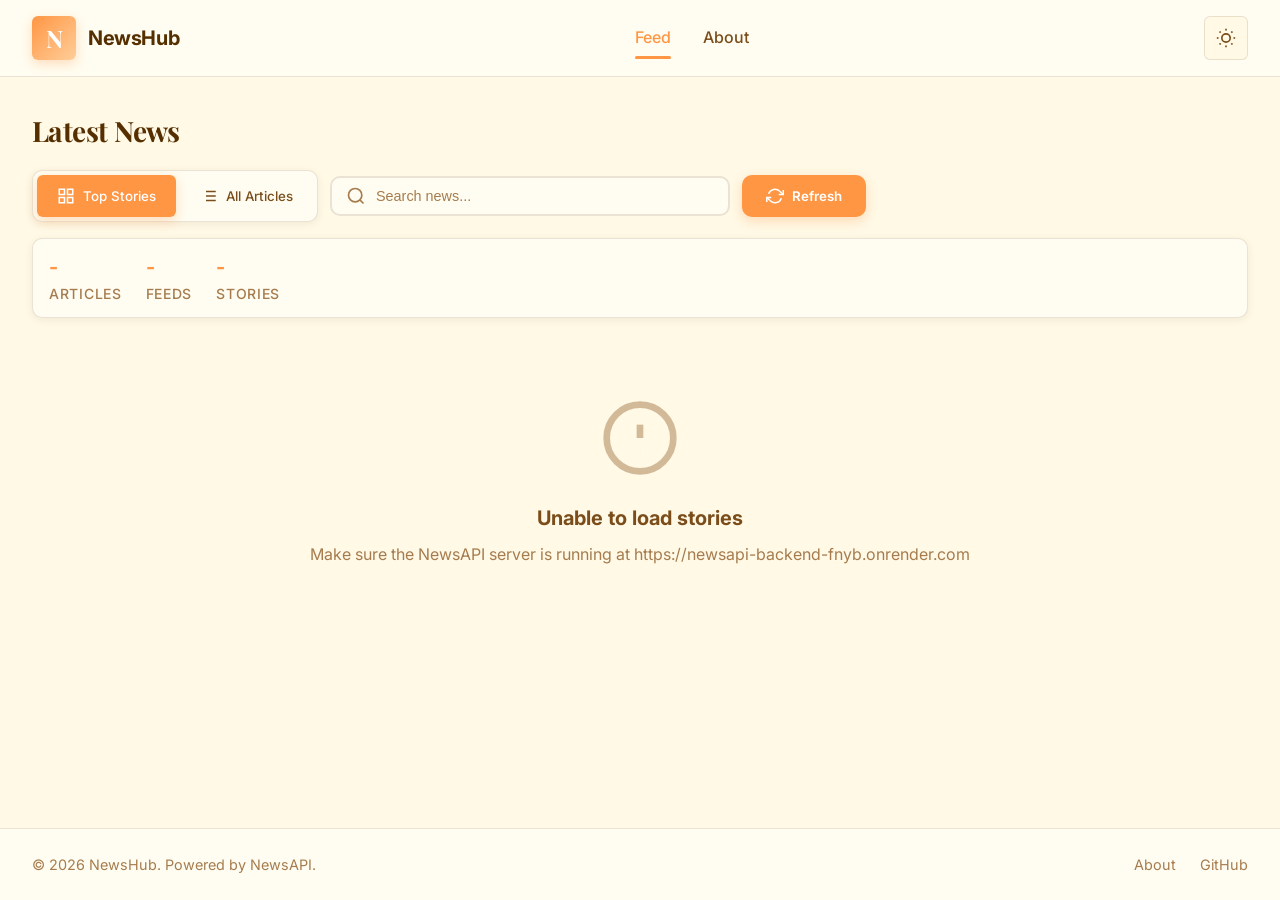
<file: index.html>
<!DOCTYPE html>
<html lang="en">
<head>
    <meta charset="UTF-8">
    <meta name="viewport" content="width=device-width, initial-scale=1.0">
    <title>NewsHub - Your Daily News Feed</title>
    <link rel="stylesheet" href="css/style.css">
    <link rel="preconnect" href="https://fonts.googleapis.com">
    <link rel="preconnect" href="https://fonts.gstatic.com" crossorigin>
    <link href="https://fonts.googleapis.com/css2?family=Inter:wght@400;500;600;700&family=Playfair+Display:wght@700&display=swap" rel="stylesheet">
</head>
<body>
    <nav class="navbar">
        <div class="nav-container">
            <a href="index.html" class="logo">
                <span class="logo-icon">N</span>
                <span class="logo-text">NewsHub</span>
            </a>
            <div class="nav-links">
                <a href="index.html" class="nav-link active">Feed</a>
                <a href="about.html" class="nav-link">About</a>
            </div>
            <button class="theme-toggle" id="themeToggle" aria-label="Toggle theme">
                <svg class="sun-icon" xmlns="http://www.w3.org/2000/svg" width="20" height="20" viewBox="0 0 24 24" fill="none" stroke="currentColor" stroke-width="2">
                    <circle cx="12" cy="12" r="5"></circle>
                    <line x1="12" y1="1" x2="12" y2="3"></line>
                    <line x1="12" y1="21" x2="12" y2="23"></line>
                    <line x1="4.22" y1="4.22" x2="5.64" y2="5.64"></line>
                    <line x1="18.36" y1="18.36" x2="19.78" y2="19.78"></line>
                    <line x1="1" y1="12" x2="3" y2="12"></line>
                    <line x1="21" y1="12" x2="23" y2="12"></line>
                    <line x1="4.22" y1="19.78" x2="5.64" y2="18.36"></line>
                    <line x1="18.36" y1="5.64" x2="19.78" y2="4.22"></line>
                </svg>
                <svg class="moon-icon" xmlns="http://www.w3.org/2000/svg" width="20" height="20" viewBox="0 0 24 24" fill="none" stroke="currentColor" stroke-width="2">
                    <path d="M21 12.79A9 9 0 1 1 11.21 3 7 7 0 0 0 21 12.79z"></path>
                </svg>
            </button>
        </div>
    </nav>

    <main class="main-content">
        <header class="page-header">
            <h1>Latest News</h1>
            <p class="subtitle">Stay informed with the latest headlines from around the world</p>
        </header>

        <div class="controls">
            <div class="view-toggle">
                <button class="view-btn active" data-view="topics">
                    <svg xmlns="http://www.w3.org/2000/svg" width="18" height="18" viewBox="0 0 24 24" fill="none" stroke="currentColor" stroke-width="2">
                        <rect x="3" y="3" width="7" height="7"></rect>
                        <rect x="14" y="3" width="7" height="7"></rect>
                        <rect x="3" y="14" width="7" height="7"></rect>
                        <rect x="14" y="14" width="7" height="7"></rect>
                    </svg>
                    Top Stories
                </button>
                <button class="view-btn" data-view="articles">
                    <svg xmlns="http://www.w3.org/2000/svg" width="18" height="18" viewBox="0 0 24 24" fill="none" stroke="currentColor" stroke-width="2">
                        <line x1="8" y1="6" x2="21" y2="6"></line>
                        <line x1="8" y1="12" x2="21" y2="12"></line>
                        <line x1="8" y1="18" x2="21" y2="18"></line>
                        <line x1="3" y1="6" x2="3.01" y2="6"></line>
                        <line x1="3" y1="12" x2="3.01" y2="12"></line>
                        <line x1="3" y1="18" x2="3.01" y2="18"></line>
                    </svg>
                    All Articles
                </button>
            </div>
            <div class="search-box">
                <svg xmlns="http://www.w3.org/2000/svg" width="20" height="20" viewBox="0 0 24 24" fill="none" stroke="currentColor" stroke-width="2">
                    <circle cx="11" cy="11" r="8"></circle>
                    <line x1="21" y1="21" x2="16.65" y2="16.65"></line>
                </svg>
                <input type="text" id="searchInput" placeholder="Search news...">
            </div>
            <button class="refresh-btn" id="refreshBtn">
                <svg xmlns="http://www.w3.org/2000/svg" width="18" height="18" viewBox="0 0 24 24" fill="none" stroke="currentColor" stroke-width="2">
                    <polyline points="23 4 23 10 17 10"></polyline>
                    <polyline points="1 20 1 14 7 14"></polyline>
                    <path d="M3.51 9a9 9 0 0 1 14.85-3.36L23 10M1 14l4.64 4.36A9 9 0 0 0 20.49 15"></path>
                </svg>
                Refresh
            </button>
        </div>

        <div class="stats-bar" id="statsBar">
            <div class="stat">
                <span class="stat-value" id="totalArticles">-</span>
                <span class="stat-label">Articles</span>
            </div>
            <div class="stat">
                <span class="stat-value" id="totalFeeds">-</span>
                <span class="stat-label">Feeds</span>
            </div>
            <div class="stat">
                <span class="stat-value" id="totalTopics">-</span>
                <span class="stat-label">Stories</span>
            </div>
        </div>

        <!-- Topics View (Default) -->
        <div class="topics-container" id="topicsContainer">
            <div class="topics-grid" id="topicsGrid">
                <div class="loading-spinner">
                    <div class="spinner"></div>
                    <p>Analyzing news stories...</p>
                </div>
            </div>
        </div>

        <!-- Articles View -->
        <div class="articles-container" id="articlesContainer" style="display: none;">
            <div class="filter-buttons">
                <button class="filter-btn active" data-category="all">All</button>
                <button class="filter-btn" data-category="news">News</button>
                <button class="filter-btn" data-category="tech">Tech</button>
                <button class="filter-btn" data-category="sports">Sports</button>
            </div>
            <div class="news-grid" id="newsGrid">
                <div class="loading-spinner">
                    <div class="spinner"></div>
                    <p>Loading articles...</p>
                </div>
            </div>
            <div class="load-more-container">
                <button class="load-more-btn" id="loadMoreBtn" style="display: none;">
                    Load More Articles
                </button>
            </div>
        </div>
    </main>

    <footer class="footer">
        <div class="footer-content">
            <p>&copy; 2026 NewsHub. Powered by NewsAPI.</p>
            <div class="footer-links">
                <a href="about.html">About</a>
                <a href="https://github.com" target="_blank">GitHub</a>
            </div>
        </div>
    </footer>

    <script src="js/config.js"></script>
    <script src="js/app.js"></script>
</body>
</html>
</file>
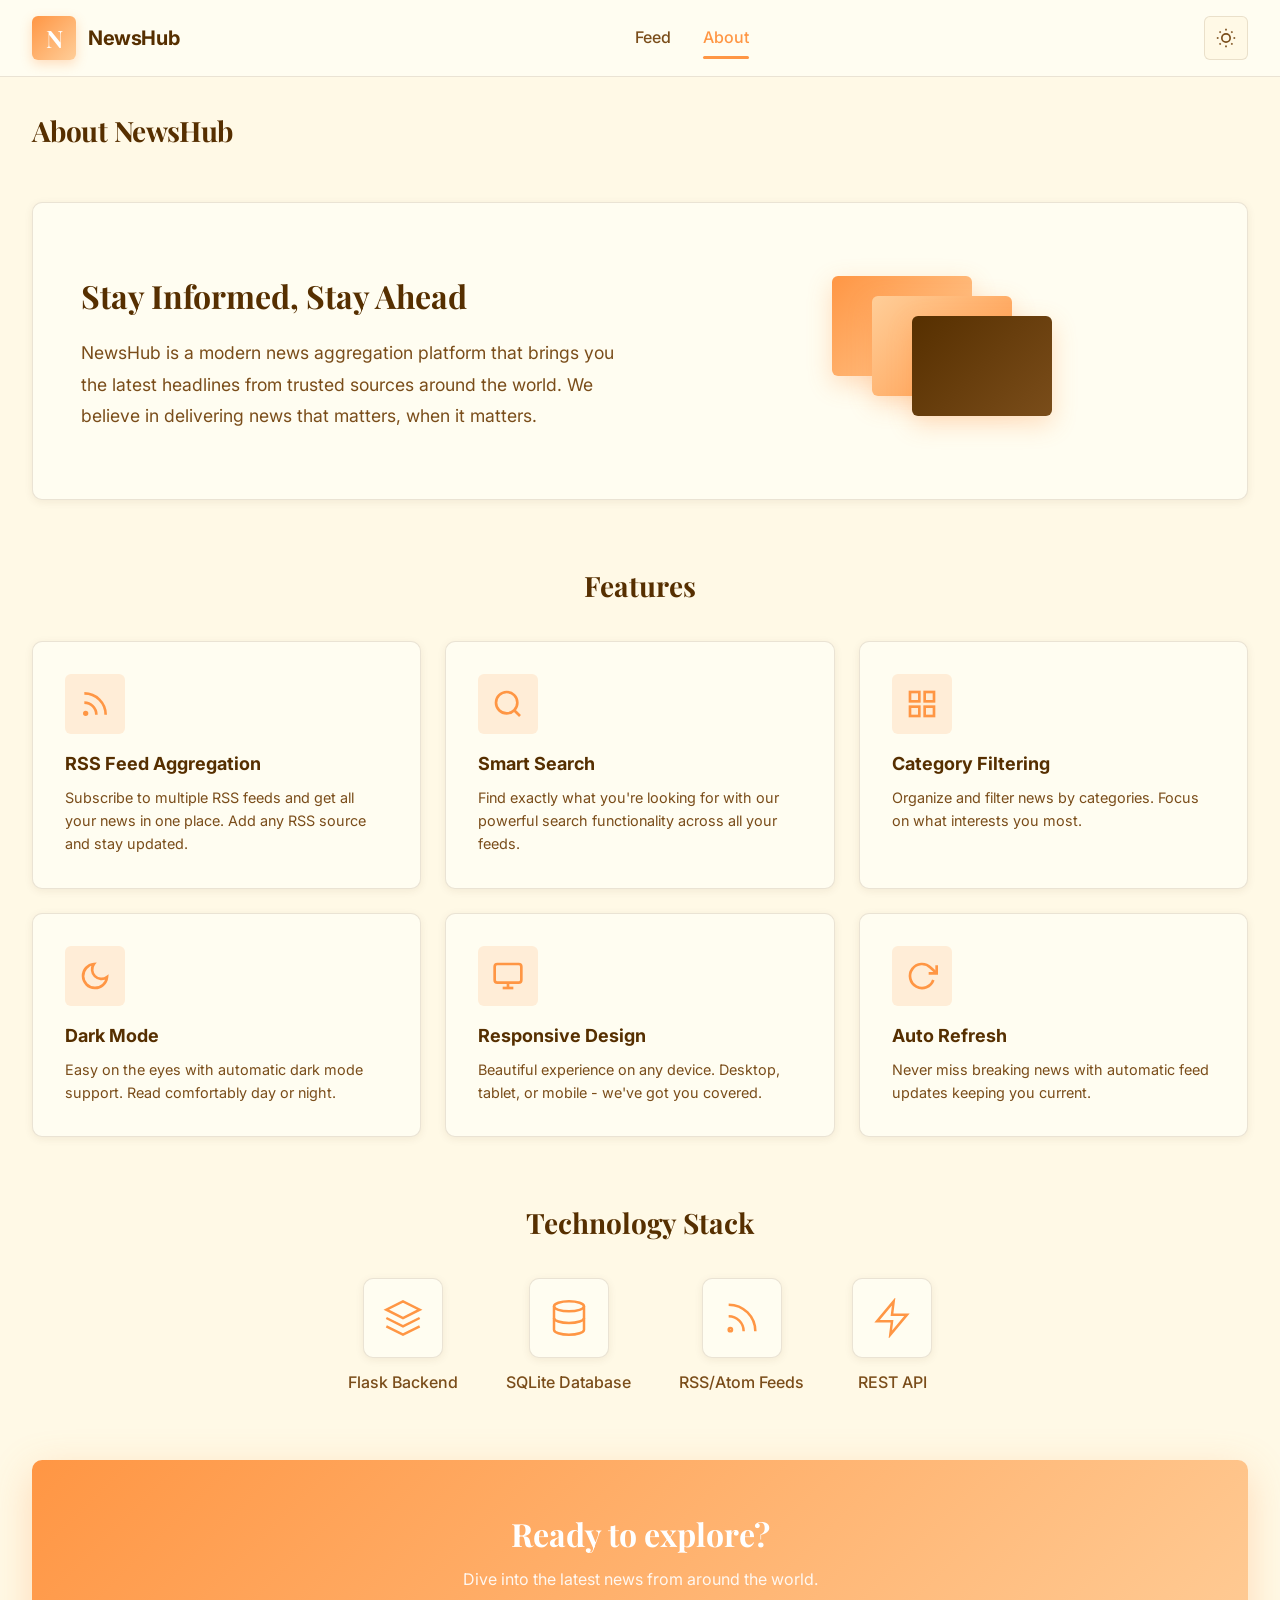
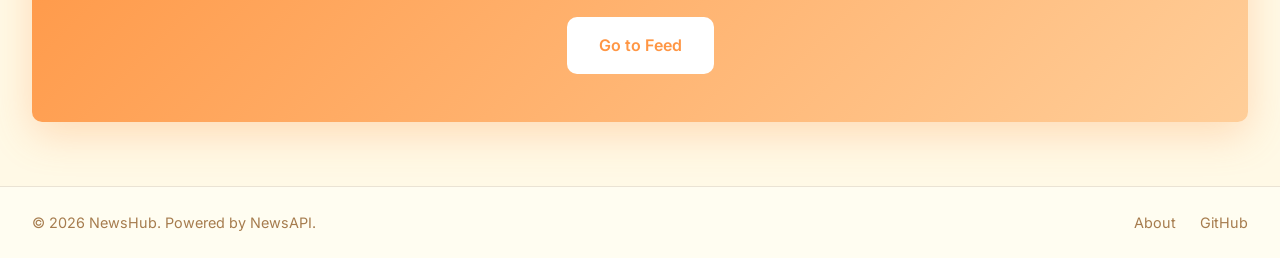
<file: about.html>
<!DOCTYPE html>
<html lang="en">
<head>
    <meta charset="UTF-8">
    <meta name="viewport" content="width=device-width, initial-scale=1.0">
    <title>About - NewsHub</title>
    <link rel="stylesheet" href="css/style.css">
    <link rel="preconnect" href="https://fonts.googleapis.com">
    <link rel="preconnect" href="https://fonts.gstatic.com" crossorigin>
    <link href="https://fonts.googleapis.com/css2?family=Inter:wght@400;500;600;700&family=Playfair+Display:wght@700&display=swap" rel="stylesheet">
</head>
<body>
    <nav class="navbar">
        <div class="nav-container">
            <a href="index.html" class="logo">
                <span class="logo-icon">N</span>
                <span class="logo-text">NewsHub</span>
            </a>
            <div class="nav-links">
                <a href="index.html" class="nav-link">Feed</a>
                <a href="about.html" class="nav-link active">About</a>
            </div>
            <button class="theme-toggle" id="themeToggle" aria-label="Toggle theme">
                <svg class="sun-icon" xmlns="http://www.w3.org/2000/svg" width="20" height="20" viewBox="0 0 24 24" fill="none" stroke="currentColor" stroke-width="2">
                    <circle cx="12" cy="12" r="5"></circle>
                    <line x1="12" y1="1" x2="12" y2="3"></line>
                    <line x1="12" y1="21" x2="12" y2="23"></line>
                    <line x1="4.22" y1="4.22" x2="5.64" y2="5.64"></line>
                    <line x1="18.36" y1="18.36" x2="19.78" y2="19.78"></line>
                    <line x1="1" y1="12" x2="3" y2="12"></line>
                    <line x1="21" y1="12" x2="23" y2="12"></line>
                    <line x1="4.22" y1="19.78" x2="5.64" y2="18.36"></line>
                    <line x1="18.36" y1="5.64" x2="19.78" y2="4.22"></line>
                </svg>
                <svg class="moon-icon" xmlns="http://www.w3.org/2000/svg" width="20" height="20" viewBox="0 0 24 24" fill="none" stroke="currentColor" stroke-width="2">
                    <path d="M21 12.79A9 9 0 1 1 11.21 3 7 7 0 0 0 21 12.79z"></path>
                </svg>
            </button>
        </div>
    </nav>

    <main class="main-content about-page">
        <header class="page-header">
            <h1>About NewsHub</h1>
            <p class="subtitle">Your modern news aggregation platform</p>
        </header>

        <section class="about-section">
            <div class="about-card hero-card">
                <div class="hero-content">
                    <h2>Stay Informed, Stay Ahead</h2>
                    <p>NewsHub is a modern news aggregation platform that brings you the latest headlines from trusted sources around the world. We believe in delivering news that matters, when it matters.</p>
                </div>
                <div class="hero-visual">
                    <div class="floating-cards">
                        <div class="float-card card-1"></div>
                        <div class="float-card card-2"></div>
                        <div class="float-card card-3"></div>
                    </div>
                </div>
            </div>
        </section>

        <section class="features-section">
            <h2 class="section-title">Features</h2>
            <div class="features-grid">
                <div class="feature-card">
                    <div class="feature-icon">
                        <svg xmlns="http://www.w3.org/2000/svg" width="32" height="32" viewBox="0 0 24 24" fill="none" stroke="currentColor" stroke-width="2">
                            <path d="M4 11a9 9 0 0 1 9 9"></path>
                            <path d="M4 4a16 16 0 0 1 16 16"></path>
                            <circle cx="5" cy="19" r="1"></circle>
                        </svg>
                    </div>
                    <h3>RSS Feed Aggregation</h3>
                    <p>Subscribe to multiple RSS feeds and get all your news in one place. Add any RSS source and stay updated.</p>
                </div>
                <div class="feature-card">
                    <div class="feature-icon">
                        <svg xmlns="http://www.w3.org/2000/svg" width="32" height="32" viewBox="0 0 24 24" fill="none" stroke="currentColor" stroke-width="2">
                            <circle cx="11" cy="11" r="8"></circle>
                            <line x1="21" y1="21" x2="16.65" y2="16.65"></line>
                        </svg>
                    </div>
                    <h3>Smart Search</h3>
                    <p>Find exactly what you're looking for with our powerful search functionality across all your feeds.</p>
                </div>
                <div class="feature-card">
                    <div class="feature-icon">
                        <svg xmlns="http://www.w3.org/2000/svg" width="32" height="32" viewBox="0 0 24 24" fill="none" stroke="currentColor" stroke-width="2">
                            <rect x="3" y="3" width="7" height="7"></rect>
                            <rect x="14" y="3" width="7" height="7"></rect>
                            <rect x="14" y="14" width="7" height="7"></rect>
                            <rect x="3" y="14" width="7" height="7"></rect>
                        </svg>
                    </div>
                    <h3>Category Filtering</h3>
                    <p>Organize and filter news by categories. Focus on what interests you most.</p>
                </div>
                <div class="feature-card">
                    <div class="feature-icon">
                        <svg xmlns="http://www.w3.org/2000/svg" width="32" height="32" viewBox="0 0 24 24" fill="none" stroke="currentColor" stroke-width="2">
                            <path d="M21 12.79A9 9 0 1 1 11.21 3 7 7 0 0 0 21 12.79z"></path>
                        </svg>
                    </div>
                    <h3>Dark Mode</h3>
                    <p>Easy on the eyes with automatic dark mode support. Read comfortably day or night.</p>
                </div>
                <div class="feature-card">
                    <div class="feature-icon">
                        <svg xmlns="http://www.w3.org/2000/svg" width="32" height="32" viewBox="0 0 24 24" fill="none" stroke="currentColor" stroke-width="2">
                            <rect x="2" y="3" width="20" height="14" rx="2" ry="2"></rect>
                            <line x1="8" y1="21" x2="16" y2="21"></line>
                            <line x1="12" y1="17" x2="12" y2="21"></line>
                        </svg>
                    </div>
                    <h3>Responsive Design</h3>
                    <p>Beautiful experience on any device. Desktop, tablet, or mobile - we've got you covered.</p>
                </div>
                <div class="feature-card">
                    <div class="feature-icon">
                        <svg xmlns="http://www.w3.org/2000/svg" width="32" height="32" viewBox="0 0 24 24" fill="none" stroke="currentColor" stroke-width="2">
                            <polyline points="23 4 23 10 17 10"></polyline>
                            <path d="M20.49 15a9 9 0 1 1-2.12-9.36L23 10"></path>
                        </svg>
                    </div>
                    <h3>Auto Refresh</h3>
                    <p>Never miss breaking news with automatic feed updates keeping you current.</p>
                </div>
            </div>
        </section>

        <section class="tech-section">
            <h2 class="section-title">Technology Stack</h2>
            <div class="tech-grid">
                <div class="tech-item">
                    <div class="tech-logo">
                        <svg xmlns="http://www.w3.org/2000/svg" width="40" height="40" viewBox="0 0 24 24" fill="none" stroke="currentColor" stroke-width="1.5">
                            <path d="M12 2L2 7l10 5 10-5-10-5z"></path>
                            <path d="M2 17l10 5 10-5"></path>
                            <path d="M2 12l10 5 10-5"></path>
                        </svg>
                    </div>
                    <span>Flask Backend</span>
                </div>
                <div class="tech-item">
                    <div class="tech-logo">
                        <svg xmlns="http://www.w3.org/2000/svg" width="40" height="40" viewBox="0 0 24 24" fill="none" stroke="currentColor" stroke-width="1.5">
                            <ellipse cx="12" cy="5" rx="9" ry="3"></ellipse>
                            <path d="M21 12c0 1.66-4 3-9 3s-9-1.34-9-3"></path>
                            <path d="M3 5v14c0 1.66 4 3 9 3s9-1.34 9-3V5"></path>
                        </svg>
                    </div>
                    <span>SQLite Database</span>
                </div>
                <div class="tech-item">
                    <div class="tech-logo">
                        <svg xmlns="http://www.w3.org/2000/svg" width="40" height="40" viewBox="0 0 24 24" fill="none" stroke="currentColor" stroke-width="1.5">
                            <path d="M4 11a9 9 0 0 1 9 9"></path>
                            <path d="M4 4a16 16 0 0 1 16 16"></path>
                            <circle cx="5" cy="19" r="1"></circle>
                        </svg>
                    </div>
                    <span>RSS/Atom Feeds</span>
                </div>
                <div class="tech-item">
                    <div class="tech-logo">
                        <svg xmlns="http://www.w3.org/2000/svg" width="40" height="40" viewBox="0 0 24 24" fill="none" stroke="currentColor" stroke-width="1.5">
                            <polygon points="13 2 3 14 12 14 11 22 21 10 12 10 13 2"></polygon>
                        </svg>
                    </div>
                    <span>REST API</span>
                </div>
            </div>
        </section>

        <section class="cta-section">
            <div class="cta-card">
                <h2>Ready to explore?</h2>
                <p>Dive into the latest news from around the world.</p>
                <a href="index.html" class="cta-btn">Go to Feed</a>
            </div>
        </section>
    </main>

    <footer class="footer">
        <div class="footer-content">
            <p>&copy; 2026 NewsHub. Powered by NewsAPI.</p>
            <div class="footer-links">
                <a href="about.html">About</a>
                <a href="https://github.com" target="_blank">GitHub</a>
            </div>
        </div>
    </footer>

    <script src="js/config.js"></script>
    <script src="js/theme.js"></script>
</body>
</html>
</file>
<file: css/style.css>
/* CSS Variables - Warm Color Palette */
:root {
    --bg-primary: #FFFDF1;
    --bg-secondary: #FFF9E6;
    --bg-tertiary: #FFCE99;
    --text-primary: #562F00;
    --text-secondary: #7A4D1A;
    --text-muted: #A67C4E;
    --accent: #FF9644;
    --accent-hover: #E8802E;
    --accent-light: rgba(255, 150, 68, 0.15);
    --border: rgba(86, 47, 0, 0.12);
    --shadow: 0 2px 8px rgba(86, 47, 0, 0.08);
    --shadow-lg: 0 12px 40px rgba(86, 47, 0, 0.12);
    --radius: 10px;
    --radius-sm: 6px;
    --transition: 0.25s cubic-bezier(0.4, 0, 0.2, 1);
    --gradient: linear-gradient(135deg, #FF9644, #FFCE99);
}

[data-theme="dark"] {
    --bg-primary: #1A1208;
    --bg-secondary: #2A1E10;
    --bg-tertiary: #3D2914;
    --text-primary: #FFFDF1;
    --text-secondary: #FFCE99;
    --text-muted: #A67C4E;
    --accent: #FF9644;
    --accent-hover: #FFB066;
    --accent-light: rgba(255, 150, 68, 0.2);
    --border: rgba(255, 206, 153, 0.15);
    --shadow: 0 2px 8px rgba(0, 0, 0, 0.3);
    --shadow-lg: 0 12px 40px rgba(0, 0, 0, 0.4);
}

/* Reset & Base */
*, *::before, *::after {
    box-sizing: border-box;
    margin: 0;
    padding: 0;
}

html {
    scroll-behavior: smooth;
}

body {
    font-family: 'Inter', -apple-system, BlinkMacSystemFont, sans-serif;
    background: var(--bg-secondary);
    color: var(--text-primary);
    line-height: 1.6;
    min-height: 100vh;
    display: flex;
    flex-direction: column;
}

a {
    color: inherit;
    text-decoration: none;
}

button {
    font-family: inherit;
    cursor: pointer;
    border: none;
    background: none;
}

/* Navbar */
.navbar {
    background: var(--bg-primary);
    border-bottom: 1px solid var(--border);
    position: sticky;
    top: 0;
    z-index: 100;
    backdrop-filter: blur(12px);
    -webkit-backdrop-filter: blur(12px);
}

.nav-container {
    max-width: 1400px;
    margin: 0 auto;
    padding: 1rem 2rem;
    display: flex;
    align-items: center;
    justify-content: space-between;
}

.logo {
    display: flex;
    align-items: center;
    gap: 0.75rem;
    font-weight: 700;
    font-size: 1.25rem;
}

.logo-icon {
    width: 44px;
    height: 44px;
    background: var(--gradient);
    color: white;
    border-radius: var(--radius-sm);
    display: flex;
    align-items: center;
    justify-content: center;
    font-family: 'Playfair Display', serif;
    font-size: 1.5rem;
    font-weight: 700;
    box-shadow: 0 4px 12px rgba(255, 150, 68, 0.3);
}

.logo-text {
    color: var(--text-primary);
    letter-spacing: -0.02em;
}

.nav-links {
    display: flex;
    gap: 2rem;
}

.nav-link {
    color: var(--text-secondary);
    font-weight: 500;
    padding: 0.5rem 0;
    position: relative;
    transition: color var(--transition);
}

.nav-link:hover,
.nav-link.active {
    color: var(--accent);
}

.nav-link.active::after {
    content: '';
    position: absolute;
    bottom: 0;
    left: 0;
    right: 0;
    height: 3px;
    background: var(--accent);
    border-radius: 2px;
}

.theme-toggle {
    width: 44px;
    height: 44px;
    border-radius: var(--radius-sm);
    background: var(--bg-secondary);
    display: flex;
    align-items: center;
    justify-content: center;
    color: var(--text-secondary);
    transition: all var(--transition);
    border: 1px solid var(--border);
}

.theme-toggle:hover {
    background: var(--accent-light);
    color: var(--accent);
    border-color: var(--accent);
}

.sun-icon { display: block; }
.moon-icon { display: none; }

[data-theme="dark"] .sun-icon { display: none; }
[data-theme="dark"] .moon-icon { display: block; }

/* Main Content */
.main-content {
    flex: 1;
    max-width: 1400px;
    margin: 0 auto;
    padding: 2rem;
    width: 100%;
}

.page-header {
    text-align: left;
    margin-bottom: 1rem;
    display: flex;
    align-items: baseline;
    gap: 1rem;
}

.page-header h1 {
    font-family: 'Playfair Display', serif;
    font-size: 1.75rem;
    margin-bottom: 0;
    color: var(--text-primary);
    letter-spacing: -0.02em;
}

.subtitle {
    display: none;
}

/* Controls */
.controls {
    display: flex;
    flex-wrap: wrap;
    gap: 0.75rem;
    margin-bottom: 1rem;
    align-items: center;
}

.search-box {
    flex: 1;
    min-width: 250px;
    max-width: 400px;
    position: relative;
}

.search-box svg {
    position: absolute;
    left: 1rem;
    top: 50%;
    transform: translateY(-50%);
    color: var(--text-muted);
}

.search-box input {
    width: 100%;
    padding: 0.625rem 1rem 0.625rem 2.75rem;
    border: 2px solid var(--border);
    border-radius: var(--radius);
    background: var(--bg-primary);
    color: var(--text-primary);
    font-size: 0.9rem;
    transition: all var(--transition);
}

.search-box input:focus {
    outline: none;
    border-color: var(--accent);
    box-shadow: 0 0 0 4px var(--accent-light);
}

.search-box input::placeholder {
    color: var(--text-muted);
}

.filter-buttons {
    display: flex;
    gap: 0.5rem;
    flex-wrap: wrap;
}

.filter-btn {
    padding: 0.75rem 1.25rem;
    border-radius: var(--radius);
    background: var(--bg-primary);
    color: var(--text-secondary);
    font-weight: 500;
    border: 2px solid var(--border);
    transition: all var(--transition);
}

.filter-btn:hover {
    border-color: var(--accent);
    color: var(--accent);
    background: var(--accent-light);
}

.filter-btn.active {
    background: var(--accent);
    color: white;
    border-color: var(--accent);
    box-shadow: 0 4px 12px rgba(255, 150, 68, 0.3);
}

.refresh-btn {
    display: flex;
    align-items: center;
    gap: 0.5rem;
    padding: 0.75rem 1.5rem;
    border-radius: var(--radius);
    background: var(--accent);
    color: white;
    font-weight: 600;
    transition: all var(--transition);
    box-shadow: 0 4px 12px rgba(255, 150, 68, 0.3);
}

.refresh-btn:hover {
    background: var(--accent-hover);
    transform: translateY(-2px);
    box-shadow: 0 6px 20px rgba(255, 150, 68, 0.4);
}

.refresh-btn.loading svg {
    animation: spin 1s linear infinite;
}

@keyframes spin {
    from { transform: rotate(0deg); }
    to { transform: rotate(360deg); }
}

/* Stats Bar */
.stats-bar {
    display: flex;
    flex-wrap: wrap;
    gap: 1.5rem;
    padding: 0.75rem 1rem;
    background: var(--bg-primary);
    border-radius: var(--radius);
    margin-bottom: 1rem;
    border: 1px solid var(--border);
    box-shadow: var(--shadow);
}

.stat {
    display: flex;
    flex-direction: column;
}

.stat-value {
    font-size: 1.25rem;
    font-weight: 700;
    color: var(--accent);
}

.stat-label {
    font-size: 0.875rem;
    color: var(--text-muted);
    text-transform: uppercase;
    letter-spacing: 0.05em;
    font-weight: 500;
}

/* News Grid */
.news-grid {
    display: grid;
    grid-template-columns: repeat(auto-fill, minmax(350px, 1fr));
    gap: 1.5rem;
}

.news-card {
    background: var(--bg-primary);
    border-radius: var(--radius);
    overflow: hidden;
    border: 1px solid var(--border);
    transition: all var(--transition);
    display: flex;
    flex-direction: column;
    box-shadow: var(--shadow);
}

.news-card:hover {
    transform: translateY(-6px);
    box-shadow: var(--shadow-lg);
    border-color: var(--accent);
}

.news-card-image {
    width: 100%;
    height: 200px;
    background: var(--gradient);
    display: flex;
    align-items: center;
    justify-content: center;
    color: white;
    font-size: 3rem;
}

.news-card-image img {
    width: 100%;
    height: 100%;
    object-fit: cover;
}

.news-card-content {
    padding: 1.5rem;
    flex: 1;
    display: flex;
    flex-direction: column;
}

.news-card-meta {
    display: flex;
    align-items: center;
    gap: 1rem;
    margin-bottom: 0.75rem;
    font-size: 0.875rem;
}

.news-card-source {
    color: var(--accent);
    font-weight: 600;
}

.news-card-time {
    color: var(--text-muted);
}

.news-card-title {
    font-size: 1.125rem;
    font-weight: 600;
    line-height: 1.4;
    margin-bottom: 0.75rem;
    color: var(--text-primary);
    display: -webkit-box;
    -webkit-line-clamp: 2;
    -webkit-box-orient: vertical;
    overflow: hidden;
}

.news-card-description {
    color: var(--text-secondary);
    font-size: 0.9rem;
    flex: 1;
    display: -webkit-box;
    -webkit-line-clamp: 3;
    -webkit-box-orient: vertical;
    overflow: hidden;
    margin-bottom: 1rem;
}

.news-card-footer {
    display: flex;
    align-items: center;
    justify-content: space-between;
    padding-top: 1rem;
    border-top: 1px solid var(--border);
}

.read-more {
    color: var(--accent);
    font-weight: 600;
    display: flex;
    align-items: center;
    gap: 0.5rem;
    transition: gap var(--transition);
}

.read-more:hover {
    gap: 0.75rem;
}

.news-card-actions {
    display: flex;
    gap: 0.5rem;
}

.action-btn {
    width: 40px;
    height: 40px;
    border-radius: var(--radius-sm);
    background: var(--bg-secondary);
    color: var(--text-muted);
    display: flex;
    align-items: center;
    justify-content: center;
    transition: all var(--transition);
    border: 1px solid var(--border);
}

.action-btn:hover {
    background: var(--accent-light);
    color: var(--accent);
    border-color: var(--accent);
}

.action-btn.starred {
    background: rgba(255, 150, 68, 0.2);
    color: var(--accent);
    border-color: var(--accent);
}

/* Loading Spinner */
.loading-spinner {
    grid-column: 1 / -1;
    display: flex;
    flex-direction: column;
    align-items: center;
    justify-content: center;
    padding: 4rem;
    color: var(--text-muted);
}

.spinner {
    width: 48px;
    height: 48px;
    border: 3px solid var(--border);
    border-top-color: var(--accent);
    border-radius: 50%;
    animation: spin 1s linear infinite;
    margin-bottom: 1rem;
}

/* Load More */
.load-more-container {
    display: flex;
    justify-content: center;
    margin-top: 2rem;
}

.load-more-btn {
    padding: 1rem 2.5rem;
    border-radius: var(--radius);
    background: var(--bg-primary);
    color: var(--text-primary);
    font-weight: 600;
    border: 2px solid var(--border);
    transition: all var(--transition);
}

.load-more-btn:hover {
    border-color: var(--accent);
    color: var(--accent);
    background: var(--accent-light);
}

/* Empty State */
.empty-state {
    grid-column: 1 / -1;
    text-align: center;
    padding: 4rem 2rem;
    color: var(--text-muted);
}

.empty-state svg {
    width: 80px;
    height: 80px;
    margin-bottom: 1rem;
    opacity: 0.5;
}

.empty-state h3 {
    font-size: 1.25rem;
    margin-bottom: 0.5rem;
    color: var(--text-secondary);
}

/* Footer */
.footer {
    background: var(--bg-primary);
    border-top: 1px solid var(--border);
    padding: 1.5rem 2rem;
    margin-top: auto;
}

.footer-content {
    max-width: 1400px;
    margin: 0 auto;
    display: flex;
    justify-content: space-between;
    align-items: center;
    color: var(--text-muted);
    font-size: 0.9rem;
}

.footer-links {
    display: flex;
    gap: 1.5rem;
}

.footer-links a {
    transition: color var(--transition);
}

.footer-links a:hover {
    color: var(--accent);
}

/* About Page Styles */
.about-page .page-header {
    margin-bottom: 3rem;
}

.about-section {
    margin-bottom: 4rem;
}

.about-card {
    background: var(--bg-primary);
    border-radius: var(--radius);
    padding: 3rem;
    border: 1px solid var(--border);
    box-shadow: var(--shadow);
}

.hero-card {
    display: grid;
    grid-template-columns: 1fr 1fr;
    gap: 3rem;
    align-items: center;
}

.hero-content h2 {
    font-family: 'Playfair Display', serif;
    font-size: 2rem;
    margin-bottom: 1rem;
    color: var(--text-primary);
}

.hero-content p {
    color: var(--text-secondary);
    font-size: 1.1rem;
    line-height: 1.8;
}

.hero-visual {
    display: flex;
    justify-content: center;
    align-items: center;
    min-height: 200px;
}

.floating-cards {
    position: relative;
    width: 200px;
    height: 150px;
}

.float-card {
    position: absolute;
    width: 140px;
    height: 100px;
    background: var(--gradient);
    border-radius: var(--radius-sm);
    animation: float 3s ease-in-out infinite;
    box-shadow: 0 8px 24px rgba(255, 150, 68, 0.3);
}

.float-card.card-1 {
    top: 0;
    left: 0;
    animation-delay: 0s;
}

.float-card.card-2 {
    top: 20px;
    left: 40px;
    background: linear-gradient(135deg, #FFCE99, #FF9644);
    animation-delay: 0.5s;
}

.float-card.card-3 {
    top: 40px;
    left: 80px;
    background: linear-gradient(135deg, #562F00, #7A4D1A);
    animation-delay: 1s;
}

@keyframes float {
    0%, 100% { transform: translateY(0); }
    50% { transform: translateY(-10px); }
}

.section-title {
    font-family: 'Playfair Display', serif;
    font-size: 1.75rem;
    text-align: center;
    margin-bottom: 2rem;
    color: var(--text-primary);
}

.features-section {
    margin-bottom: 4rem;
}

.features-grid {
    display: grid;
    grid-template-columns: repeat(auto-fill, minmax(300px, 1fr));
    gap: 1.5rem;
}

.feature-card {
    background: var(--bg-primary);
    border-radius: var(--radius);
    padding: 2rem;
    border: 1px solid var(--border);
    transition: all var(--transition);
    box-shadow: var(--shadow);
}

.feature-card:hover {
    transform: translateY(-4px);
    box-shadow: var(--shadow-lg);
    border-color: var(--accent);
}

.feature-icon {
    width: 60px;
    height: 60px;
    background: var(--accent-light);
    border-radius: var(--radius-sm);
    display: flex;
    align-items: center;
    justify-content: center;
    color: var(--accent);
    margin-bottom: 1rem;
}

.feature-card h3 {
    font-size: 1.125rem;
    margin-bottom: 0.5rem;
    color: var(--text-primary);
}

.feature-card p {
    color: var(--text-secondary);
    font-size: 0.9rem;
}

.tech-section {
    margin-bottom: 4rem;
}

.tech-grid {
    display: flex;
    justify-content: center;
    gap: 3rem;
    flex-wrap: wrap;
}

.tech-item {
    display: flex;
    flex-direction: column;
    align-items: center;
    gap: 0.75rem;
}

.tech-logo {
    width: 80px;
    height: 80px;
    background: var(--bg-primary);
    border-radius: var(--radius);
    display: flex;
    align-items: center;
    justify-content: center;
    color: var(--accent);
    border: 1px solid var(--border);
    transition: all var(--transition);
    box-shadow: var(--shadow);
}

.tech-item:hover .tech-logo {
    transform: translateY(-4px);
    box-shadow: var(--shadow-lg);
    border-color: var(--accent);
}

.tech-item span {
    font-weight: 500;
    color: var(--text-secondary);
}

.cta-section {
    margin-bottom: 2rem;
}

.cta-card {
    background: var(--gradient);
    border-radius: var(--radius);
    padding: 3rem;
    text-align: center;
    color: white;
    box-shadow: 0 12px 40px rgba(255, 150, 68, 0.3);
}

.cta-card h2 {
    font-family: 'Playfair Display', serif;
    font-size: 2rem;
    margin-bottom: 0.5rem;
}

.cta-card p {
    opacity: 0.9;
    margin-bottom: 1.5rem;
}

.cta-btn {
    display: inline-block;
    padding: 1rem 2rem;
    background: white;
    color: var(--accent);
    font-weight: 600;
    border-radius: var(--radius);
    transition: all var(--transition);
}

.cta-btn:hover {
    transform: translateY(-2px);
    box-shadow: 0 10px 30px rgba(0, 0, 0, 0.2);
}

/* Responsive */
@media (max-width: 768px) {
    .nav-container {
        padding: 1rem;
    }

    .main-content {
        padding: 1rem;
    }

    .page-header h1 {
        font-size: 2rem;
    }

    .controls {
        flex-direction: column;
        align-items: stretch;
    }

    .search-box {
        max-width: none;
    }

    .filter-buttons {
        justify-content: center;
    }

    .stats-bar {
        justify-content: space-around;
    }

    .news-grid {
        grid-template-columns: 1fr;
    }

    .hero-card {
        grid-template-columns: 1fr;
        text-align: center;
    }

    .hero-visual {
        order: -1;
    }

    .footer-content {
        flex-direction: column;
        gap: 1rem;
        text-align: center;
    }
}

/* View Toggle */
.view-toggle {
    display: flex;
    gap: 0.25rem;
    background: var(--bg-primary);
    padding: 0.25rem;
    border-radius: var(--radius);
    border: 1px solid var(--border);
    box-shadow: var(--shadow);
}

.view-btn {
    display: flex;
    align-items: center;
    gap: 0.5rem;
    padding: 0.75rem 1.25rem;
    border-radius: calc(var(--radius) - 4px);
    font-weight: 500;
    color: var(--text-secondary);
    transition: all var(--transition);
}

.view-btn:hover {
    color: var(--text-primary);
    background: var(--bg-secondary);
}

.view-btn.active {
    background: var(--accent);
    color: white;
    box-shadow: 0 4px 12px rgba(255, 150, 68, 0.3);
}

/* Topics Grid - Newspaper layout */
.topics-grid {
    display: grid;
    grid-template-columns: 2fr 1fr;
    gap: 0.75rem;
}

.topic-card:first-child {
    grid-row: 1 / 3;
}

/* Compact horizontal card for stories ranked 4+ */
.topic-card.compact {
    flex-direction: row;
    align-items: center;
}

.topic-card.compact .topic-card-header {
    width: 100px;
    height: 80px;
    min-height: auto;
    flex-shrink: 0;
}

.topic-card.compact .topic-card-content {
    padding: 0.5rem 0.75rem;
}

.topic-card.compact .topic-card-title {
    font-size: 0.85rem;
    -webkit-line-clamp: 2;
    margin-bottom: 0.25rem;
}

.topic-card.compact .topic-card-summary,
.topic-card.compact .topic-card-keywords,
.topic-card.compact .topic-card-badge {
    display: none;
}

.topic-card.compact .topic-card-footer {
    padding-top: 0.375rem;
    border-top: none;
}

/* Topic Card */
.topic-card {
    background: var(--bg-primary);
    border-radius: var(--radius);
    overflow: hidden;
    border: 1px solid var(--border);
    transition: all var(--transition);
    display: flex;
    flex-direction: column;
    box-shadow: var(--shadow);
    cursor: pointer;
}

.topic-card:hover {
    transform: translateY(-2px);
    box-shadow: var(--shadow-lg);
    border-color: var(--accent);
}

.topic-card:hover .topic-card-title {
    color: var(--accent);
    transition: color 0.15s;
}

.topic-card-header {
    position: relative;
    height: 150px;
    overflow: hidden;
}

.topic-card-header img {
    width: 100%;
    height: 100%;
    object-fit: cover;
    transition: transform var(--transition);
}

.topic-card:hover .topic-card-header img {
    transform: scale(1.05);
}

.topic-card-header .placeholder-image {
    width: 100%;
    height: 100%;
    background: var(--gradient);
    display: flex;
    align-items: center;
    justify-content: center;
    color: white;
    font-size: 3rem;
}

.topic-card-badge {
    position: absolute;
    top: 0.75rem;
    left: 0.75rem;
    background: rgba(86, 47, 0, 0.85);
    color: white;
    padding: 0.375rem 0.75rem;
    border-radius: 50px;
    font-size: 0.7rem;
    font-weight: 600;
    display: flex;
    align-items: center;
    gap: 0.375rem;
    backdrop-filter: blur(8px);
}

.topic-card-badge.recent {
    background: #d32f2f;
}

.topic-card-content {
    padding: 1rem;
    flex: 1;
    display: flex;
    flex-direction: column;
}

.topic-card-title {
    font-size: 0.95rem;
    font-weight: 700;
    line-height: 1.4;
    margin-bottom: 0.5rem;
    color: var(--text-primary);
    display: -webkit-box;
    -webkit-line-clamp: 3;
    -webkit-box-orient: vertical;
    overflow: hidden;
}

.topic-card-summary {
    color: var(--text-secondary);
    font-size: 0.8rem;
    line-height: 1.5;
    flex: 1;
    display: -webkit-box;
    -webkit-line-clamp: 3;
    -webkit-box-orient: vertical;
    overflow: hidden;
    margin-bottom: 0.75rem;
}

.topic-card-keywords {
    display: flex;
    flex-wrap: wrap;
    gap: 0.375rem;
    margin-bottom: 0.625rem;
}

.keyword-tag {
    background: var(--accent-light);
    color: var(--accent);
    padding: 0.25rem 0.5rem;
    border-radius: 50px;
    font-size: 0.65rem;
    font-weight: 600;
}

.topic-card-footer {
    display: flex;
    align-items: center;
    justify-content: space-between;
    padding-top: 1rem;
    border-top: 1px solid var(--border);
}

.topic-sources {
    display: flex;
    flex-wrap: wrap;
    gap: 0.5rem;
    font-size: 0.8rem;
    color: var(--text-muted);
}

.topic-sources span {
    background: var(--bg-secondary);
    padding: 0.25rem 0.625rem;
    border-radius: var(--radius-sm);
    font-weight: 500;
}

.topic-time {
    font-size: 0.8rem;
    color: var(--text-muted);
    font-weight: 500;
}

/* Featured Topic (First Card) */
.topic-card.featured {
    display: flex;
    flex-direction: column;
}

.topic-card.featured .topic-card-header {
    height: 250px;
}

.topic-card.featured .topic-card-title {
    font-size: 1.1rem;
}

.topic-card.featured .topic-card-summary {
    -webkit-line-clamp: 4;
    font-size: 0.85rem;
}

/* Responsive - Tablet */
@media (max-width: 1024px) {
    .topics-grid {
        grid-template-columns: 1fr 1fr;
    }

    .topic-card:first-child {
        grid-row: auto;
    }
}

/* Responsive - Mobile */
@media (max-width: 768px) {
    .view-toggle {
        width: 100%;
        justify-content: center;
    }

    .topics-grid {
        grid-template-columns: 1fr;
    }

    .topic-card:first-child {
        grid-row: auto;
    }

    .topic-card:not(:first-child) .topic-card-summary,
    .topic-card:not(:first-child) .topic-card-keywords {
        display: none;
    }

    .topic-card .topic-card-header {
        height: 120px;
    }

    .controls {
        flex-direction: column;
        align-items: stretch;
    }

    .search-box {
        max-width: none;
    }

    .stat-value {
        font-size: 1rem;
    }

    .view-btn {
        padding: 0.5rem 0.75rem;
        font-size: 0.85rem;
    }

    .view-btn svg {
        display: none;
    }

    .page-header h1 {
        font-size: 1.5rem;
    }
}

/* Responsive - Small phone */
@media (max-width: 480px) {
    .main-content {
        padding: 0.75rem;
    }

    .nav-links {
        gap: 1rem;
    }

    .logo-icon {
        width: 36px;
        height: 36px;
        font-size: 1.125rem;
    }

    .refresh-btn {
        width: 100%;
        justify-content: center;
    }
}

/* Source Logo Styles */
.source-logo {
    width: 24px;
    height: 24px;
    border-radius: 4px;
    object-fit: contain;
    background: var(--bg-secondary);
}

.source-logos {
    display: flex;
    align-items: center;
    gap: 0.5rem;
}

.source-logos img {
    width: 20px;
    height: 20px;
    border-radius: 4px;
    object-fit: contain;
}

.source-logos .more-sources {
    font-size: 0.75rem;
    color: var(--text-muted);
    font-weight: 500;
}

/* Topic Detail Page */
.topic-detail {
    max-width: 1000px;
    margin: 0 auto;
}

.topic-detail-header {
    margin-bottom: 2rem;
}

.topic-detail-breadcrumb {
    display: flex;
    align-items: center;
    gap: 0.5rem;
    margin-bottom: 1rem;
    color: var(--text-muted);
    font-size: 0.9rem;
}

.topic-detail-breadcrumb a {
    color: var(--accent);
    font-weight: 500;
}

.topic-detail-breadcrumb a:hover {
    text-decoration: underline;
}

.topic-detail-hero {
    position: relative;
    height: 400px;
    border-radius: var(--radius);
    overflow: hidden;
    margin-bottom: 2rem;
}

.topic-detail-hero img {
    width: 100%;
    height: 100%;
    object-fit: cover;
}

.topic-detail-hero .placeholder-image {
    width: 100%;
    height: 100%;
    background: var(--gradient);
    display: flex;
    align-items: center;
    justify-content: center;
    color: white;
    font-size: 4rem;
}

.topic-detail-title {
    font-family: 'Playfair Display', serif;
    font-size: 2.5rem;
    margin-bottom: 1rem;
    color: var(--text-primary);
    line-height: 1.2;
}

.topic-detail-meta {
    display: flex;
    align-items: center;
    gap: 1.5rem;
    margin-bottom: 1.5rem;
    color: var(--text-secondary);
}

.topic-detail-summary {
    font-size: 1.125rem;
    line-height: 1.8;
    color: var(--text-secondary);
    margin-bottom: 2rem;
    padding: 1.5rem;
    background: var(--bg-primary);
    border-radius: var(--radius);
    border-left: 4px solid var(--accent);
}

.topic-detail-keywords {
    display: flex;
    flex-wrap: wrap;
    gap: 0.5rem;
    margin-bottom: 2rem;
}

.topic-detail-section {
    margin-bottom: 2rem;
}

.topic-detail-section h2 {
    font-size: 1.5rem;
    margin-bottom: 1rem;
    color: var(--text-primary);
}

.topic-articles-list {
    display: flex;
    flex-direction: column;
    gap: 1rem;
}

.topic-article-card {
    display: flex;
    gap: 1rem;
    padding: 1rem;
    background: var(--bg-primary);
    border-radius: var(--radius);
    border: 1px solid var(--border);
    transition: all var(--transition);
}

.topic-article-card:hover {
    border-color: var(--accent);
    box-shadow: var(--shadow);
}

.topic-article-image {
    width: 120px;
    height: 90px;
    border-radius: var(--radius-sm);
    overflow: hidden;
    flex-shrink: 0;
}

.topic-article-image img {
    width: 100%;
    height: 100%;
    object-fit: cover;
}

.topic-article-content {
    flex: 1;
}

.topic-article-title {
    font-weight: 600;
    margin-bottom: 0.5rem;
    color: var(--text-primary);
}

.topic-article-meta {
    display: flex;
    align-items: center;
    gap: 1rem;
    font-size: 0.875rem;
    color: var(--text-muted);
}

/* Chat Widget */
.chat-widget {
    position: fixed;
    bottom: 2rem;
    right: 2rem;
    z-index: 1000;
}

.chat-toggle {
    width: 60px;
    height: 60px;
    border-radius: 50%;
    background: var(--accent);
    color: white;
    display: flex;
    align-items: center;
    justify-content: center;
    box-shadow: 0 8px 24px rgba(255, 150, 68, 0.4);
    transition: all var(--transition);
}

.chat-toggle:hover {
    transform: scale(1.1);
    box-shadow: 0 12px 32px rgba(255, 150, 68, 0.5);
}

.chat-panel {
    position: absolute;
    bottom: 70px;
    right: 0;
    width: 380px;
    max-height: 500px;
    background: var(--bg-primary);
    border-radius: var(--radius);
    border: 1px solid var(--border);
    box-shadow: var(--shadow-lg);
    display: none;
    flex-direction: column;
    overflow: hidden;
}

.chat-panel.open {
    display: flex;
}

.chat-header {
    padding: 1rem;
    background: var(--gradient);
    color: white;
    font-weight: 600;
    display: flex;
    align-items: center;
    justify-content: space-between;
}

.chat-close {
    color: white;
    opacity: 0.8;
}

.chat-close:hover {
    opacity: 1;
}

.chat-messages {
    flex: 1;
    overflow-y: auto;
    padding: 1rem;
    display: flex;
    flex-direction: column;
    gap: 0.75rem;
}

.chat-message {
    padding: 0.75rem 1rem;
    border-radius: var(--radius-sm);
    max-width: 85%;
}

.chat-message.user {
    background: var(--accent);
    color: white;
    align-self: flex-end;
}

.chat-message.bot {
    background: var(--bg-secondary);
    color: var(--text-primary);
    align-self: flex-start;
}

.chat-input-container {
    padding: 1rem;
    border-top: 1px solid var(--border);
    display: flex;
    gap: 0.5rem;
}

.chat-input {
    flex: 1;
    padding: 0.75rem 1rem;
    border: 1px solid var(--border);
    border-radius: var(--radius-sm);
    background: var(--bg-secondary);
    color: var(--text-primary);
    font-size: 0.9rem;
}

.chat-input:focus {
    outline: none;
    border-color: var(--accent);
}

.chat-send {
    width: 44px;
    height: 44px;
    border-radius: var(--radius-sm);
    background: var(--accent);
    color: white;
    display: flex;
    align-items: center;
    justify-content: center;
    transition: all var(--transition);
}

.chat-send:hover {
    background: var(--accent-hover);
}

.chat-typing {
    display: flex;
    gap: 4px;
    padding: 0.75rem 1rem;
}

.chat-typing span {
    width: 8px;
    height: 8px;
    background: var(--text-muted);
    border-radius: 50%;
    animation: typing 1s ease-in-out infinite;
}

.chat-typing span:nth-child(2) {
    animation-delay: 0.2s;
}

.chat-typing span:nth-child(3) {
    animation-delay: 0.4s;
}

@keyframes typing {
    0%, 100% { opacity: 0.3; transform: translateY(0); }
    50% { opacity: 1; transform: translateY(-4px); }
}

/* Similar Articles Section */
.similar-articles {
    margin-top: 2rem;
}

.similar-articles h3 {
    font-size: 1.25rem;
    margin-bottom: 1rem;
    color: var(--text-primary);
}

.similar-articles-grid {
    display: grid;
    grid-template-columns: repeat(auto-fill, minmax(250px, 1fr));
    gap: 1rem;
}

.similar-article-card {
    background: var(--bg-primary);
    border-radius: var(--radius-sm);
    overflow: hidden;
    border: 1px solid var(--border);
    transition: all var(--transition);
}

.similar-article-card:hover {
    border-color: var(--accent);
    transform: translateY(-2px);
}

.similar-article-image {
    height: 120px;
    background: var(--gradient);
}

.similar-article-image img {
    width: 100%;
    height: 100%;
    object-fit: cover;
}

.similar-article-content {
    padding: 1rem;
}

.similar-article-title {
    font-size: 0.9rem;
    font-weight: 600;
    color: var(--text-primary);
    display: -webkit-box;
    -webkit-line-clamp: 2;
    -webkit-box-orient: vertical;
    overflow: hidden;
    margin-bottom: 0.5rem;
}

.similar-article-meta {
    font-size: 0.75rem;
    color: var(--text-muted);
}

/* Image Gallery */
.image-gallery {
    margin-top: 2rem;
}

.image-gallery h3 {
    font-size: 1.25rem;
    margin-bottom: 1rem;
    color: var(--text-primary);
}

.gallery-grid {
    display: grid;
    grid-template-columns: repeat(auto-fill, minmax(150px, 1fr));
    gap: 0.5rem;
}

.gallery-item {
    aspect-ratio: 1;
    border-radius: var(--radius-sm);
    overflow: hidden;
    cursor: pointer;
    transition: all var(--transition);
}

.gallery-item:hover {
    transform: scale(1.05);
}

.gallery-item img {
    width: 100%;
    height: 100%;
    object-fit: cover;
}

/* Lightbox */
.lightbox {
    position: fixed;
    inset: 0;
    background: rgba(0, 0, 0, 0.9);
    z-index: 2000;
    display: none;
    align-items: center;
    justify-content: center;
    padding: 2rem;
}

.lightbox.open {
    display: flex;
}

.lightbox img {
    max-width: 100%;
    max-height: 100%;
    object-fit: contain;
    border-radius: var(--radius);
}

.lightbox-close {
    position: absolute;
    top: 1rem;
    right: 1rem;
    color: white;
    font-size: 2rem;
    cursor: pointer;
}
</file>
